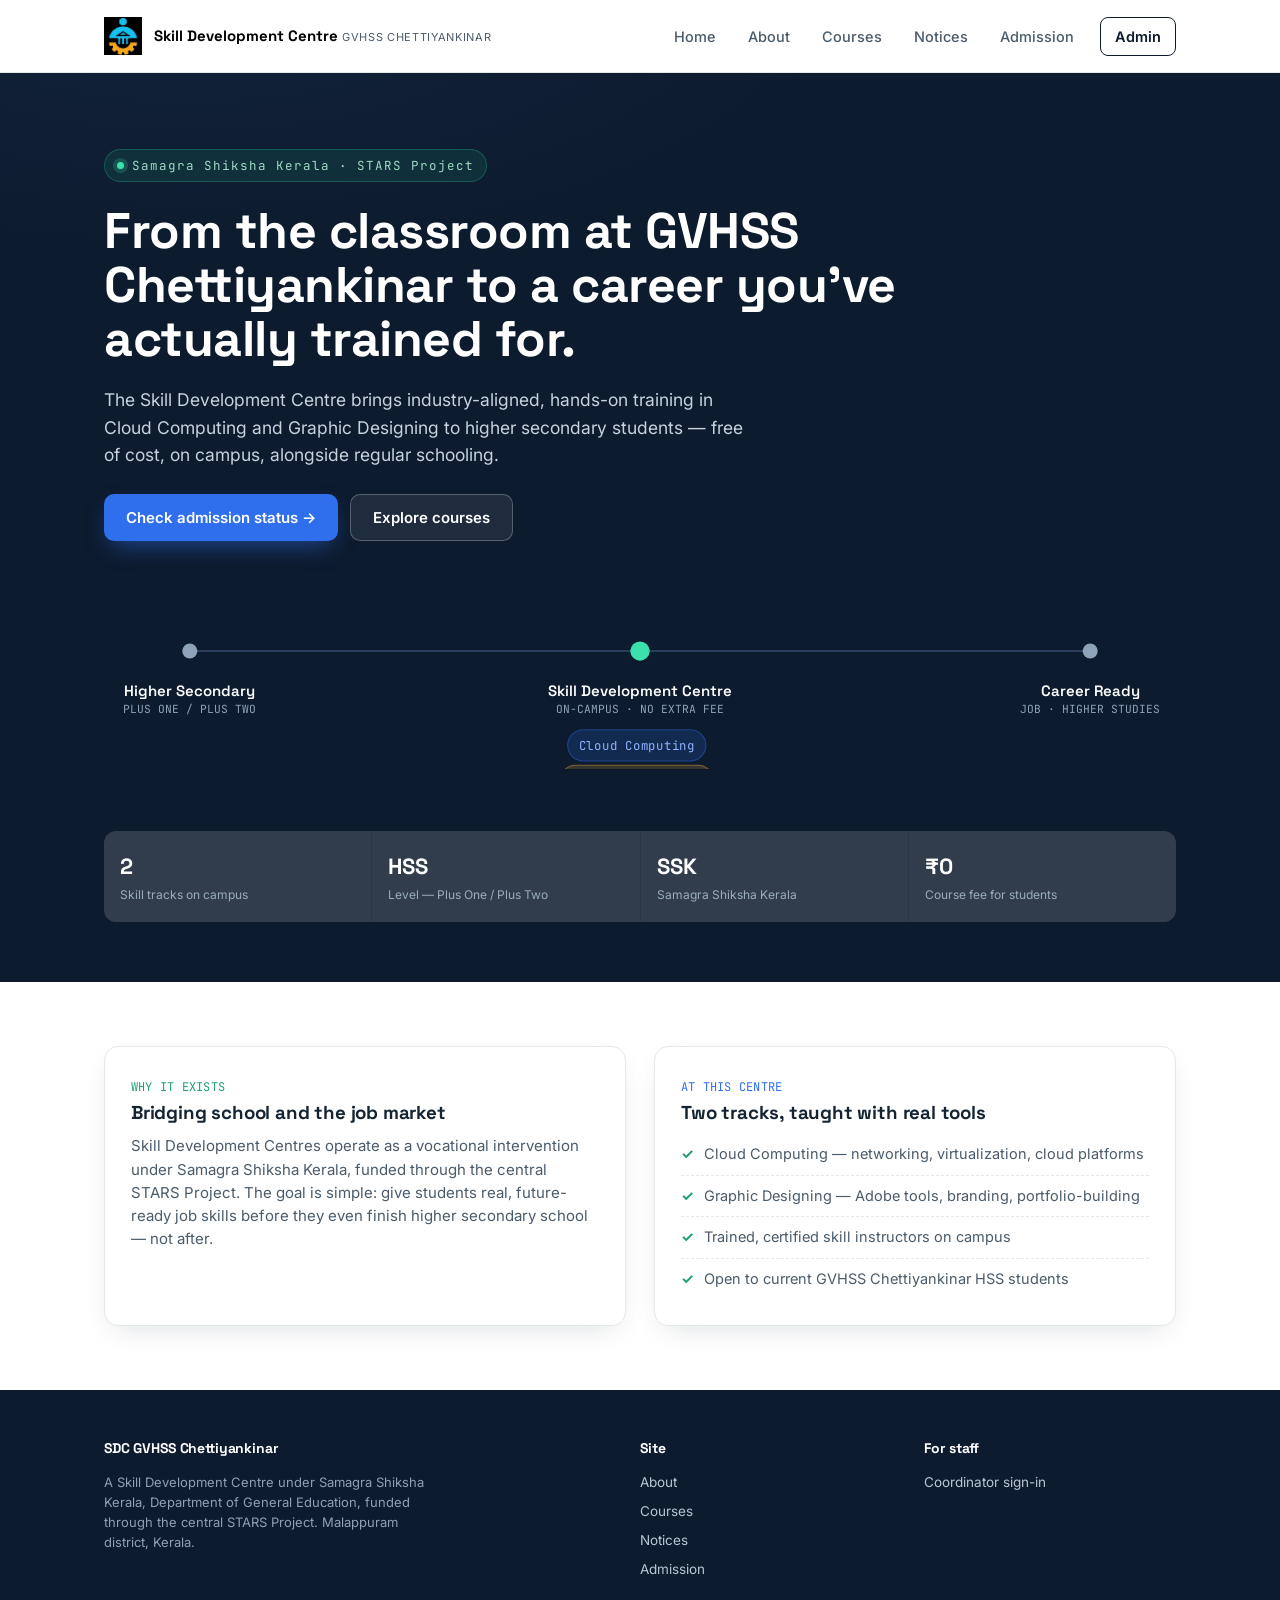
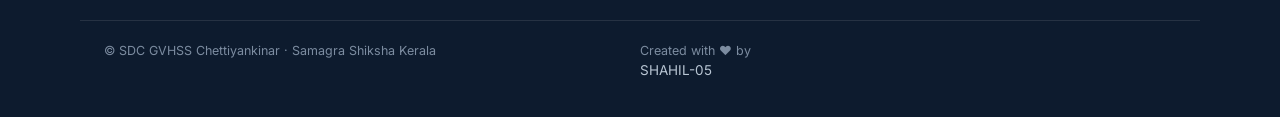
<file: index.html>
<!DOCTYPE html>
<html lang="en">
<head>
<meta charset="UTF-8">
<meta name="viewport" content="width=device-width, initial-scale=1.0">
<link rel="icon" type="image/png" href="assets/favicon.png">
<link rel="stylesheet" href="sdc_style.css">
<script src="sdc_script.js"></script>
<title> Skill Development Centre — GVHSS Chettiyankinar</title>
</head>
<body>
<header class="topbar">
  <div class="wrap">
    <button class="brand" onclick="goTo('home')" aria-label="SDC GVHSS Chettiyankinar home">
      <span class="brand-mark"><img src="assets/favicon.png" alt="SDC Logo" class="logo"></span>
      <span class="brand-text">
        <span class="b1">Skill Development Centre</span>
        <span class="b2">GVHSS Chettiyankinar</span>
      </span>
    </button>
    <nav class="primary" id="primaryNav">
      <button data-page="home" onclick="goTo('home')">Home</button>
      <button data-page="about" onclick="goTo('about')">About</button>
      <button data-page="courses" onclick="goTo('courses')">Courses</button>
      <button data-page="notices" onclick="goTo('notices')">Notices</button>
      <button data-page="admission" onclick="goTo('admission')">Admission</button>
      <button class="nav-admin" data-page="admin" onclick="goTo('admin')">Admin</button>
    </nav>
    <button class="hamburger" onclick="document.getElementById('primaryNav').classList.toggle('open')" aria-label="Menu"><span></span></button>
  </div>
</header>

<!-- ================= HOME ================= -->
<section class="page active" id="page-home">
  <div class="hero">
    <div class="wrap">
      <span class="eyebrow">Samagra Shiksha Kerala · STARS Project</span>
      <h1>From the classroom at GVHSS Chettiyankinar to a career you've actually trained for.</h1>
      <p class="lede">The Skill Development Centre brings industry-aligned, hands-on training in Cloud Computing and Graphic Designing to higher secondary students — free of cost, on campus, alongside regular schooling.</p>
      <div class="hero-ctas">
        <button class="btn btn-primary" onclick="goTo('admission')">Check admission status →</button>
        <button class="btn btn-ghost" onclick="goTo('courses')">Explore courses</button>
      </div>

      <div class="pathway">
        <svg viewBox="0 0 1000 190" preserveAspectRatio="xMidYMid meet" role="img" aria-label="Pathway from higher secondary school through the Skill Development Centre to career readiness">
          <line x1="80" y1="70" x2="920" y2="70" stroke="#2A3F5B" stroke-width="2"/>
          <line id="pulseLine" x1="80" y1="70" x2="920" y2="70" stroke="url(#grad)" stroke-width="2" stroke-dasharray="10 800" >
            <animate attributeName="stroke-dashoffset" from="0" to="-1600" dur="5s" repeatCount="indefinite"/>
          </line>
          <defs>
            <linearGradient id="grad" x1="0" x2="1">
              <stop offset="0" stop-color="#3CE0AC"/>
              <stop offset="1" stop-color="#2F6FED"/>
            </linearGradient>
          </defs>

          <circle cx="80" cy="70" r="7" fill="#8FA3B8"/>
          <text x="80" y="112" text-anchor="middle" class="path-node-label">Higher Secondary</text>
          <text x="80" y="128" text-anchor="middle" class="path-sub-label">PLUS ONE / PLUS TWO</text>

          <circle cx="500" cy="70" r="9" fill="#3CE0AC"/>
          <text x="500" y="112" text-anchor="middle" class="path-node-label">Skill Development Centre</text>
          <text x="500" y="128" text-anchor="middle" class="path-sub-label">ON-CAMPUS · NO EXTRA FEE</text>
          <foreignObject x="380" y="140" width="240" height="40">
            <div xmlns="click" style="text-align:center;">
              <span class="chip chip-blue">Cloud Computing</span><span class="chip chip-amber">Graphic Designing</span>
            </div>
          </foreignObject>

          <circle cx="920" cy="70" r="7" fill="#8FA3B8"/>
          <text x="920" y="112" text-anchor="middle" class="path-node-label">Career Ready</text>
          <text x="920" y="128" text-anchor="middle" class="path-sub-label">JOB · HIGHER STUDIES</text>
        </svg>
      </div>

      <div class="stat-row">
        <div class="stat-cell"><div class="stat-num">2</div><div class="stat-cap">Skill tracks on campus</div></div>
        <div class="stat-cell"><div class="stat-num">HSS</div><div class="stat-cap">Level — Plus One / Plus Two</div></div>
        <div class="stat-cell"><div class="stat-num">SSK</div><div class="stat-cap">Samagra Shiksha Kerala</div></div>
        <div class="stat-cell"><div class="stat-num">₹0</div><div class="stat-cap">Course fee for students</div></div>
      </div>
    </div>
  </div>

  <div class="section">
    <div class="wrap grid-2">
      <div class="card">
        <span class="mono" style="color:var(--emerald); font-size:12px;">WHY IT EXISTS</span>
        <h3>Bridging school and the job market</h3>
        <p style="color:var(--ink-soft); font-size:15px;">Skill Development Centres operate as a vocational intervention under Samagra Shiksha Kerala, funded through the central STARS Project. The goal is simple: give students real, future-ready job skills before they even finish higher secondary school — not after.</p>
      </div>
      <div class="card">
        <span class="mono" style="color:var(--blue); font-size:12px;">AT THIS CENTRE</span>
        <h3>Two tracks, taught with real tools</h3>
        <ul class="pill-list">
          <li>Cloud Computing — networking, virtualization, cloud platforms</li>
          <li>Graphic Designing — Adobe tools, branding, portfolio-building</li>
          <li>Trained, certified skill instructors on campus</li>
          <li>Open to current GVHSS Chettiyankinar HSS students</li>
        </ul>
      </div>
    </div>
  </div>
</section>

<!-- ================= ABOUT ================= -->
<section class="page" id="page-about">
  <div class="section">
    <div class="wrap">
      <div class="section-head">
        <span class="kicker">About the programme</span>
        <h2>What a Skill Development Centre actually is</h2>
        <p>The policy context behind the courses running at GVHSS Chettiyankinar.</p>
      </div>

      <div class="grid-2">
        <div class="card">
          <h3 style="font-size:18px;">Samagra Shiksha Kerala (SSK)</h3>
          <p style="color:var(--ink-soft); font-size:14.5px;">Skill Development Centres operate as a major vocational intervention under Samagra Shiksha Kerala, the state programme run by the Department of General Education. SDCs are built to close the gap between what a traditional classroom teaches and what the modern job market actually asks for.</p>
        </div>
        <div class="card">
          <h3 style="font-size:18px;">The STARS Project</h3>
          <p style="color:var(--ink-soft); font-size:14.5px;">Funding and execution run through the central STARS Project — Strengthening Teaching-Learning and Results for States. In practice, that means the equipment, trainers, and curriculum at this centre are backed by a national-level programme, not a one-school initiative.</p>
        </div>
        <div class="card">
          <h3 style="font-size:18px;">Who it's for</h3>
          <p style="color:var(--ink-soft); font-size:14.5px;">The centre is built for students up to the higher secondary level, giving them advanced, future-ready job skills alongside their regular Plus One / Plus Two studies — no need to choose between board exams and employability.</p>
        </div>
        <div class="card">
          <h3 style="font-size:18px;">This centre — GVHSS Chettiyankinar</h3>
          <p style="color:var(--ink-soft); font-size:14.5px;">SDC GVHSS Chettiyankinar runs two tracks on campus: Cloud Computing and Graphic Designing. Both are taught hands-on, with lab access and project-based assessment, so students leave with a portfolio — not just a certificate.</p>
        </div>
      </div>
    </div>
  </div>
</section>

<!-- ================= COURSES ================= -->
<section class="page" id="page-courses">
  <div class="section">
    <div class="wrap">
      <div class="section-head">
        <span class="kicker">Courses on offer</span>
        <h2>Two tracks. Two very different toolkits.</h2>
        <p>Both run on campus at GVHSS Chettiyankinar, taught alongside regular higher secondary classes.</p>
      </div>

      <div class="grid-2">
        <div class="course-card course-cc">
          <span class="code">SDC · CC-01</span>
          <h3>Cloud Computing</h3>
          <p class="desc">Networking, virtualization, and cloud platforms — the infrastructure skills behind every modern app and service.</p>
          <ul>
            <li>Computer & networking basics</li>
            <li>Linux essentials</li>
            <li>Virtualization</li>
            <li>Cloud platform fundamentals</li>
            <li>Hands-on lab projects</li>
          </ul>
          <div class="outcome">Leads toward: cloud/IT support roles, further studies in computer science or IT.</div>
        </div>

        <div class="course-card course-gd">
          <span class="code">SDC · GD-01</span>
          <h3>Graphic Designing</h3>
          <p class="desc">Visual design, branding, and digital tools — turning ideas into images people actually stop and look at.</p>
          <ul>
            <li>Design fundamentals & typography</li>
            <li>Adobe Photoshop</li>
            <li>Adobe Illustrator</li>
            <li>Branding & layout</li>
            <li>Portfolio project</li>
          </ul>
          <div class="outcome">Leads toward: graphic design, social media/content design, freelance design work.</div>
        </div>
      </div>
    </div>
  </div>
</section>

<!-- ================= NOTICES ================= -->
<section class="page" id="page-notices">
  <div class="section">
    <div class="wrap">
      <div class="section-head">
        <span class="kicker">Notice board</span>
        <h2>Announcements from the centre</h2>
        <p>Admission openings, events, and results — posted by the coordinator.</p>
      </div>

      <div id="admissionBanner"></div>
      <div id="noticesList"></div>
    </div>
  </div>
</section>

<!-- ================= ADMISSION ================= -->
<section class="page" id="page-admission">
  <div class="section">
    <div class="wrap">
      <div class="section-head">
        <span class="kicker">Apply</span>
        <h2>Admission form</h2>
        <p>For current higher secondary (Plus One / Plus Two) students at GVHSS Chettiyankinar. Submitting this form registers your interest — the coordinator will confirm your seat.</p>
      </div>

      <div id="admissionFormArea">
        <div class="card" style="max-width:720px;">
          <form id="admissionForm">
            <div class="form-grid">
              <div class="field">
                <label for="stuName">Student name</label>
                <input id="stuName" required>
              </div>
              <div class="field">
                <label for="stuGuardian">Guardian name</label>
                <input id="stuGuardian" required>
              </div>
              <div class="field">
                <label for="stuClass">Class</label>
                <select id="stuClass" required>
                  <option value="">Select</option>
                  <option>Plus One</option>
                  <option>Plus Two</option>
                </select>
              </div>
              <div class="field">
                <label for="stuPhone">Phone number</label>
                <input id="stuPhone" type="tel" required>
              </div>
              <div class="field full">
                <label for="stuEmail">Email <span class="hint">(optional)</span></label>
                <input id="stuEmail" type="email">
              </div>
              <div class="field full">
                <label>Preferred course</label>
                <div class="course-choice">
                  <label><input type="radio" name="course" value="Cloud Computing" required> Cloud Computing</label>
                  <label><input type="radio" name="course" value="Graphic Designing"> Graphic Designing</label>
                </div>
              </div>
              <div class="field full">
                <label for="stuNote">Anything the coordinator should know <span class="hint">(optional)</span></label>
                <textarea id="stuNote"></textarea>
              </div>
            </div>
            <button class="btn btn-primary" type="submit">Submit application</button>
          </form>
        </div>
        <div id="admissionConfirm"></div>
      </div>
    </div>
  </div>
</section>

<!-- ================= ADMIN ================= -->
<section class="page" id="page-admin">
  <div id="adminGateArea" class="admin-gate">
    <h2 style="font-size:22px;">Coordinator sign-in</h2>
    <p style="color:var(--ink-soft); font-size:14px; margin-bottom:20px;">Restricted to the admin / coordinator managing this centre.</p>
    <div class="card">
      <div class="field">
        <label for="adminPass">Access code</label>
        <input id="adminPass" type="password" placeholder="Enter access code">
      </div>
      <div id="adminLoginMsg"></div>
      <button class="btn btn-dark" style="width:100%; justify-content:center;" onclick="adminLogin()">Sign in</button>
      <!-- <p style="font-size:12px; color:var(--ink-soft); margin-top:14px; margin-bottom:0;">Default code: <span class="mono">sdc-admin-2026</span> — change it in the code before publishing.</p> -->
    </div>
  </div>

  <div id="adminShellArea" style="display:none;">
    <div class="admin-shell">
      <aside class="admin-side">
        <button data-pane="overview" class="active" onclick="adminPane('overview')">Overview</button>
        <button data-pane="notices" onclick="adminPane('notices')">Notices</button>
        <button data-pane="admissions" onclick="adminPane('admissions')">Admissions</button>
        <button onclick="adminLogout()" style="color:#B23434; margin-top:10px;">Sign out</button>
      </aside>
      <div class="admin-main">

        <div class="admin-pane active" id="pane-overview">
          <div class="section-label">Overview</div>
          <div class="kpi-row">
            <div class="kpi"><div class="n" id="kpiNotices">0</div><div class="l">Notices posted</div></div>
            <div class="kpi"><div class="n" id="kpiApplications">0</div><div class="l">Applications received</div></div>
            <div class="kpi"><div class="n" id="kpiPending">0</div><div class="l">Pending review</div></div>
          </div>
          <div class="toggle-row">
            <label class="switch"><input type="checkbox" id="admissionToggle" onchange="toggleAdmission()"><span class="slider"></span></label>
            <div>
              <div style="font-weight:600; font-size:14.5px;">Admission open</div>
              <div style="font-size:12.5px; color:var(--ink-soft);">Controls the banner shown on the Notices page.</div>
            </div>
          </div>
        </div>

        <div class="admin-pane" id="pane-notices">
          <div class="section-label">Post a notice</div>
          <div id="noticeFormMsg"></div>
          <div class="admin-notice-form">
            <input id="noticeTitle" placeholder="Notice title">
            <select id="noticeCategory">
              <option>Admission</option>
              <option>Event</option>
              <option>Result</option>
              <option>General</option>
            </select>
            <button class="btn btn-primary" style="justify-content:center;" onclick="addNotice()">Post</button>
          </div>
          <textarea id="noticeBody" placeholder="Notice details…" style="width:100%; margin-bottom:20px;"></textarea>

          <div class="section-label">All notices</div>
          <div class="table-wrap">
            <table>
              <thead><tr><th>Date</th><th>Category</th><th>Title</th><th></th></tr></thead>
              <tbody id="adminNoticeTable"></tbody>
            </table>
          </div>
        </div>

        <div class="admin-pane" id="pane-admissions">
          <div class="section-label">Applications</div>
          <div class="table-wrap">
            <table>
              <thead><tr><th>Date</th><th>Student</th><th>Class</th><th>Course</th><th>Phone</th><th>Status</th><th></th></tr></thead>
              <tbody id="adminAdmTable"></tbody>
            </table>
          </div>
        </div>

      </div>
    </div>
  </div>
</section>

<footer>
  <div class="wrap">
    <div>
      <h4>SDC GVHSS Chettiyankinar</h4>
      <p style="font-size:13px; color:#8FA0B4; max-width:320px;">A Skill Development Centre under Samagra Shiksha Kerala, Department of General Education, funded through the central STARS Project. Malappuram district, Kerala.</p>
    </div>
    <div>
      <h4>Site</h4>
      <a onclick="goTo('about')" href="#">About</a>
      <a onclick="goTo('courses')" href="#">Courses</a>
      <a onclick="goTo('notices')" href="#">Notices</a>
      <a onclick="goTo('admission')" href="#">Admission</a>
    </div>
    <div>
      <h4>For staff</h4>
      <a onclick="goTo('admin')" href="#">Coordinator sign-in</a>
    </div>
  </div>
  <div class="wrap foot-bottom">
    <span>© <span id="year"></span> SDC GVHSS Chettiyankinar · Samagra Shiksha Kerala</span>
    <span>Created with ❤️ by <a href="https://github.com/shahil-05" target="_blank">SHAHIL-05</a></span>
  </div>
</footer>
</body>
</html>
</file>
<file: sdc_style.css>
@import url('https://fonts.googleapis.com/css2?family=Space+Grotesk:wght@400;500;600;700&family=Inter:wght@400;500;600;700&family=JetBrains+Mono:wght@400;500&display=swap');

:root{
  --ink:#142433;
  --ink-soft:#4A5B6B;
  --paper:#FFFFFF;
  --paper-tint:#F3F7F7;
  --navy:#0D1B2E;
  --navy-soft:#16283F;
  --blue:#2F6FED;      /* Cloud Computing accent */
  --blue-dim:#E7EFFE;
  --amber:#F2A93B;     /* Graphic Design accent */
  --amber-dim:#FDF1DD;
  --emerald:#1F9E7A;   /* growth / Kerala accent */
  --emerald-dim:#E4F5F0;
  --line:#E3E8EA;
  --radius:14px;
  --shadow: 0 10px 30px -12px rgba(13,27,46,0.18);
}

*{box-sizing:border-box;}
html{scroll-behavior:smooth;}

body{
  margin:0;
  background:var(--paper);
  color:var(--ink);
  font-family:'Inter',sans-serif;
  line-height:1.55;
}
h1,h2,h3,h4{
  font-family:'Space Grotesk',sans-serif;
  margin:0 0 0.4em 0;
  letter-spacing:-0.01em;
  color:var(--ink);
}
.mono{font-family:'JetBrains Mono',monospace; letter-spacing:0.02em;}
p{margin:0 0 1em 0;}
a{color:inherit;}
button{font-family:inherit;}
img{max-width:100%;display:block;}
:focus-visible{outline:3px solid var(--blue); outline-offset:2px;}

@media (prefers-reduced-motion: reduce){
  *{animation-duration:0.01ms !important; animation-iteration-count:1 !important; transition-duration:0.01ms !important; scroll-behavior:auto !important;}
}

.wrap{max-width:1120px; margin:0 auto; padding:0 24px;}

/* ---------- NAV ---------- */
.topbar{
  position:sticky; top:0; z-index:50;
  background:rgba(255,255,255,0.92);
  backdrop-filter:blur(8px);
  border-bottom:1px solid var(--line);
}
.topbar .wrap{display:flex; align-items:center; justify-content:space-between; height:72px;}
.brand{display:flex; align-items:center; gap:12px; cursor:pointer; background:none; border:none; padding:0;}
.brand-mark{
  width:38px; height:38px; border-radius:10px;
  background:linear-gradient(135deg, var(--blue), var(--emerald));
  display:flex; align-items:center; justify-content:center;
  color:#fff; font-family:'Space Grotesk'; font-weight:700; font-size:15px;
  flex-shrink:0;
}
.brand-text{text-align:left;}
.brand-text .b1{font-family:'Space Grotesk'; font-weight:700; font-size:15px; line-height:1.1;}
.brand-text .b2{font-size:11px; color:var(--ink-soft); text-transform:uppercase; letter-spacing:0.06em;}
nav.primary{display:flex; align-items:center; gap:4px;}
nav.primary button{
  background:none; border:none; color:var(--ink-soft); font-size:14.5px; font-weight:500;
  padding:10px 14px; border-radius:8px; cursor:pointer; transition:background .15s, color .15s;
}
nav.primary button:hover{background:var(--paper-tint); color:var(--ink);}
nav.primary button.active{color:var(--blue); background:var(--blue-dim);}
.nav-admin{
  border:1.5px solid var(--navy) !important; color:var(--navy) !important; margin-left:8px;
  font-weight:600 !important;
}
.nav-admin:hover{background:var(--navy) !important; color:#fff !important;}
.hamburger{display:none; background:none; border:1px solid var(--line); border-radius:8px; width:42px; height:42px; cursor:pointer; align-items:center; justify-content:center;}
.hamburger span, .hamburger span::before, .hamburger span::after{
  content:''; display:block; width:18px; height:2px; background:var(--ink); position:relative;
}
.hamburger span::before{position:absolute; top:-6px;}
.hamburger span::after{position:absolute; top:6px;}

@media (max-width:860px){
  nav.primary{display:none; position:absolute; top:72px; left:0; right:0; background:var(--paper); flex-direction:column; align-items:stretch; padding:8px; border-bottom:1px solid var(--line); box-shadow:var(--shadow);}
  nav.primary.open{display:flex;}
  nav.primary button{text-align:left;}
  .hamburger{display:flex;}
}

/* ---------- PAGES ---------- */
.page{display:none;}
.page.active{display:block; animation:fadein .35s ease;}
@keyframes fadein{from{opacity:0; transform:translateY(6px);} to{opacity:1; transform:translateY(0);}}

/* ---------- HERO ---------- */
.hero{
  background:radial-gradient(1200px 500px at 15% -10%, #12233a 0%, var(--navy) 55%, var(--navy) 100%);
  color:#fff;
  padding:76px 0 60px;
  position:relative;
  overflow:hidden;
}
.eyebrow{
  display:inline-flex; align-items:center; gap:8px;
  font-family:'JetBrains Mono',monospace; font-size:12.5px; letter-spacing:0.08em;
  color:#9FD9C4; background:rgba(31,158,122,0.15); border:1px solid rgba(31,158,122,0.4);
  padding:6px 12px; border-radius:100px; margin-bottom:22px;
}
.eyebrow::before{content:''; width:7px; height:7px; border-radius:50%; background:#3CE0AC; box-shadow:0 0 0 4px rgba(60,224,172,0.2);}
.hero h1{font-size:clamp(30px,4.6vw,50px); max-width:820px; color:#fff; line-height:1.08;}
.hero .lede{font-size:17.5px; color:#C7D2DD; max-width:640px;}
.hero-ctas{display:flex; gap:12px; flex-wrap:wrap; margin-top:26px;}
.btn{
  display:inline-flex; align-items:center; gap:8px; font-weight:600; font-size:15px;
  padding:13px 22px; border-radius:10px; border:none; cursor:pointer; text-decoration:none;
  transition:transform .15s ease, box-shadow .15s ease;
}
.btn:hover{transform:translateY(-2px);}
.btn-primary{background:var(--blue); color:#fff; box-shadow:0 10px 24px -8px rgba(47,111,237,0.6);}
.btn-ghost{background:rgba(255,255,255,0.08); color:#fff; border:1px solid rgba(255,255,255,0.25);}
.btn-dark{background:var(--navy); color:#fff;}
.btn-outline{background:transparent; border:1.5px solid var(--ink); color:var(--ink);}

/* pathway */
.pathway{margin-top:35px; position:relative;}
.pathway svg{width:100%; height:auto; display:block;}
.path-node-label{font-family:'Space Grotesk'; font-weight:600; font-size:14px; fill:#fff;}
.path-sub-label{font-family:'JetBrains Mono'; font-size:10.5px; fill:#8FA3B8;}
.chip{
  display:inline-block; font-family:'JetBrains Mono'; font-size:11.5px; letter-spacing:0.02em;
  padding:5px 10px; border-radius:100px; margin:3px 6px 0 0;
}
.chip-blue{background:rgba(47,111,237,0.18); color:#8FB3FF; border:1px solid rgba(47,111,237,0.4);}
.chip-amber{background:rgba(242,169,59,0.18); color:#F7C878; border:1px solid rgba(242,169,59,0.4);}

.stat-row{display:grid; grid-template-columns:repeat(4,1fr); gap:1px; background:rgba(255,255,255,0.12); margin-top:52px; border-radius:12px; overflow:hidden;}
.stat-cell{background:rgba(255,255,255,0.03); padding:18px 16px;}
.stat-num{font-family:'Space Grotesk'; font-size:22px; font-weight:700; color:#fff;}
.stat-cap{font-size:12px; color:#9AACBE; margin-top:2px;}
@media (max-width:700px){.stat-row{grid-template-columns:repeat(2,1fr);}}

/* section generic */
.section{padding:64px 0;}
.section-tint{background:var(--paper-tint);}
.section-head{max-width:640px; margin-bottom:36px;}
.section-head .kicker{font-family:'JetBrains Mono'; font-size:12px; color:var(--emerald); text-transform:uppercase; letter-spacing:0.08em; display:block; margin-bottom:10px;}
.section-head h2{font-size:clamp(24px,3.2vw,34px);}
.section-head p{color:var(--ink-soft); font-size:15.5px;}

.grid-2{display:grid; grid-template-columns:1fr 1fr; gap:28px;}
@media (max-width:800px){.grid-2{grid-template-columns:1fr;}}

.card{background:#fff; border:1px solid var(--line); border-radius:var(--radius); padding:26px; box-shadow:var(--shadow);}
.pill-list{list-style:none; margin:0; padding:0;}
.pill-list li{display:flex; gap:10px; padding:9px 0; border-bottom:1px dashed var(--line); font-size:14.5px; color:var(--ink-soft);}
.pill-list li:last-child{border-bottom:none;}
.pill-list li::before{content:'✓'; color:var(--emerald); font-weight:700; flex-shrink:0;}

/* courses */
.course-card{border-radius:18px; padding:30px; color:#fff; position:relative; overflow:hidden; min-height:360px; display:flex; flex-direction:column;}
.course-cc{background:linear-gradient(155deg,#132A4F 0%, #1D3F73 55%, var(--blue) 130%);}
.course-gd{background:linear-gradient(155deg,#5A2A12 0%, #B5581F 55%, var(--amber) 130%);}
.course-card .code{font-family:'JetBrains Mono'; font-size:12px; opacity:0.75; letter-spacing:0.08em;}
.course-card h3{color:#fff; font-size:25px; margin-top:6px;}
.course-card .desc{color:rgba(255,255,255,0.85); font-size:14.5px;}
.course-card ul{list-style:none; padding:0; margin:16px 0; display:flex; flex-wrap:wrap; gap:8px;}
.course-card ul li{
  font-size:12.5px; font-family:'JetBrains Mono'; background:rgba(255,255,255,0.14);
  border:1px solid rgba(255,255,255,0.25); padding:5px 10px; border-radius:100px;
}
.course-card .outcome{margin-top:auto; padding-top:16px; border-top:1px solid rgba(255,255,255,0.2); font-size:13.5px; color:rgba(255,255,255,0.9);}
/* decorative pattern layers */
.course-cc::after{
  content:''; position:absolute; inset:0; opacity:0.15; pointer-events:none;
  background-image: linear-gradient(rgba(255,255,255,.5) 1px, transparent 1px), linear-gradient(90deg, rgba(255,255,255,.5) 1px, transparent 1px);
  background-size:26px 26px;
}
.course-gd::after{
  content:''; position:absolute; width:220px; height:220px; border-radius:50%;
  background:conic-gradient(from 90deg, #F2A93B, #E24585, #2F6FED, #1F9E7A, #F2A93B);
  opacity:0.25; right:-70px; bottom:-70px; filter:blur(2px);
}

/* notices */
.notice-toolbar{display:flex; align-items:center; justify-content:space-between; gap:16px; flex-wrap:wrap; margin-bottom:20px;}
.admission-banner{
  display:flex; align-items:center; gap:12px; background:var(--emerald-dim); border:1px solid rgba(31,158,122,0.35);
  color:#0E5C46; padding:14px 18px; border-radius:12px; font-size:14.5px; margin-bottom:26px;
}
.admission-banner.closed{background:#FBEAEA; border-color:rgba(200,60,60,0.3); color:#8A2B2B;}
.admission-banner strong{font-family:'Space Grotesk';}
.notice-item{
  display:grid; grid-template-columns:76px 1fr auto; gap:16px; align-items:start;
  padding:18px 0; border-bottom:1px solid var(--line);
}
.notice-item:last-child{border-bottom:none;}
.notice-date{font-family:'JetBrains Mono'; font-size:12px; color:var(--ink-soft); padding-top:3px;}
.tag{font-family:'JetBrains Mono'; font-size:11px; padding:3px 9px; border-radius:100px; display:inline-block; margin-bottom:6px;}
.tag-Admission{background:var(--blue-dim); color:#1E4FBB;}
.tag-Event{background:var(--emerald-dim); color:#0E5C46;}
.tag-Result{background:var(--amber-dim); color:#8A5A0D;}
.tag-General{background:#EFEFEF; color:#555;}
.notice-item h4{font-size:15.5px; margin:0 0 4px 0;}
.notice-item .body{font-size:14px; color:var(--ink-soft); margin:0;}
.pin-flag{font-size:11px; color:var(--ink-soft); font-family:'JetBrains Mono';}
.empty-state{padding:40px 20px; text-align:center; color:var(--ink-soft); border:1.5px dashed var(--line); border-radius:12px;}

/* forms */
.form-grid{display:grid; grid-template-columns:1fr 1fr; gap:16px;}
@media (max-width:700px){.form-grid{grid-template-columns:1fr;}}
.field{display:flex; flex-direction:column; gap:6px; margin-bottom:16px;}
.field.full{grid-column:1/-1;}
.field label{font-size:13px; font-weight:600; color:var(--ink);}
.field .hint{font-size:12px; color:var(--ink-soft); font-weight:400;}
input, select, textarea{
  font-family:inherit; font-size:14.5px; padding:11px 13px; border-radius:9px; border:1.5px solid var(--line);
  background:#fff; color:var(--ink);
}
input:focus, select:focus, textarea:focus{border-color:var(--blue);}
textarea{resize:vertical; min-height:80px;}
.course-choice{display:flex; gap:10px; flex-wrap:wrap;}
.course-choice label{
  border:1.5px solid var(--line); border-radius:10px; padding:10px 14px; font-size:14px; cursor:pointer;
  display:flex; align-items:center; gap:8px; font-weight:500;
}
.course-choice input{width:16px; height:16px; padding:0;}
.course-choice label:has(input:checked){border-color:var(--blue); background:var(--blue-dim);}

.confirm-box{
  background:var(--emerald-dim); border:1px solid rgba(31,158,122,0.4); border-radius:12px; padding:22px;
  color:#0E5C46; margin-top:20px;
}
.confirm-box .ref{font-family:'JetBrains Mono'; font-weight:600; background:#fff; padding:2px 8px; border-radius:6px;}

/* footer */
footer{background:var(--navy); color:#B9C6D4; padding:48px 0 28px; margin-top:0;}
footer .wrap{display:grid; grid-template-columns:2fr 1fr 1fr; gap:32px;}
@media (max-width:700px){footer .wrap{grid-template-columns:1fr; gap:24px;}}
footer h4{color:#fff; font-size:14px; margin-bottom:12px;}
footer a{color:#B9C6D4; text-decoration:none; font-size:13.5px; display:block; margin-bottom:8px;}
footer a:hover{color:#fff;}
.foot-bottom{border-top:1px solid rgba(255,255,255,0.1); margin-top:32px; padding-top:20px; font-size:12.5px; color:#7C8CA0; display:flex; justify-content:space-between; flex-wrap:wrap; gap:8px;}

/* ---------- ADMIN ---------- */
.admin-gate{max-width:400px; margin:80px auto; text-align:center;}
.admin-gate .card{text-align:left;}
.admin-shell{display:grid; grid-template-columns:220px 1fr; min-height:70vh;}
@media (max-width:800px){.admin-shell{grid-template-columns:1fr;}}
.admin-side{border-right:1px solid var(--line); padding:24px 12px;}
@media (max-width:800px){.admin-side{border-right:none; border-bottom:1px solid var(--line); display:flex; gap:6px; overflow-x:auto;}}
.admin-side button{
  display:block; width:100%; text-align:left; background:none; border:none; padding:11px 14px; border-radius:8px;
  font-size:14px; color:var(--ink-soft); cursor:pointer; font-weight:500; white-space:nowrap;
}
.admin-side button:hover{background:var(--paper-tint);}
.admin-side button.active{background:var(--navy); color:#fff;}
.admin-main{padding:28px 32px;}
@media (max-width:800px){.admin-main{padding:22px 16px;}}
.admin-pane{display:none;}
.admin-pane.active{display:block;}
.kpi-row{display:grid; grid-template-columns:repeat(3,1fr); gap:16px; margin-bottom:32px;}
@media (max-width:700px){.kpi-row{grid-template-columns:1fr;}}
.kpi{background:#fff; border:1px solid var(--line); border-radius:12px; padding:18px;}
.kpi .n{font-family:'Space Grotesk'; font-size:28px; font-weight:700;}
.kpi .l{font-size:12.5px; color:var(--ink-soft);}
.toggle-row{display:flex; align-items:center; gap:14px; background:#fff; border:1px solid var(--line); border-radius:12px; padding:18px; margin-bottom:28px;}
.switch{position:relative; width:46px; height:26px; flex-shrink:0;}
.switch input{opacity:0; width:0; height:0;}
.slider{position:absolute; inset:0; background:#CBD3D8; border-radius:100px; cursor:pointer; transition:.2s;}
.slider::before{content:''; position:absolute; width:20px; height:20px; left:3px; top:3px; background:#fff; border-radius:50%; transition:.2s;}
.switch input:checked + .slider{background:var(--emerald);}
.switch input:checked + .slider::before{transform:translateX(20px);}
table{width:100%; border-collapse:collapse; font-size:13.5px;}
th{text-align:left; font-family:'JetBrains Mono'; font-size:11px; text-transform:uppercase; letter-spacing:0.04em; color:var(--ink-soft); padding:10px 8px; border-bottom:1.5px solid var(--line);}
td{padding:11px 8px; border-bottom:1px solid var(--line); vertical-align:top;}
tr:last-child td{border-bottom:none;}
.status-select{padding:6px 8px; font-size:12.5px; border-radius:6px;}
.small-btn{font-size:12.5px; padding:7px 12px; border-radius:7px; border:1px solid var(--line); background:#fff; cursor:pointer;}
.small-btn:hover{background:var(--paper-tint);}
.small-btn.danger{color:#B23434; border-color:#F0C9C9;}
.admin-notice-form{display:grid; grid-template-columns:1fr 140px 140px; gap:10px; margin-bottom:24px;}
@media (max-width:700px){.admin-notice-form{grid-template-columns:1fr;}}
.section-label{font-family:'Space Grotesk'; font-weight:600; font-size:16px; margin-bottom:14px;}
.table-wrap{overflow-x:auto; border:1px solid var(--line); border-radius:12px; background:#fff;}
.table-wrap table{min-width:640px;}
.msg-inline{font-size:13px; padding:10px 12px; border-radius:8px; margin-bottom:14px;}
.msg-ok{background:var(--emerald-dim); color:#0E5C46;}
.msg-err{background:#FBEAEA; color:#8A2B2B;}
</file>
